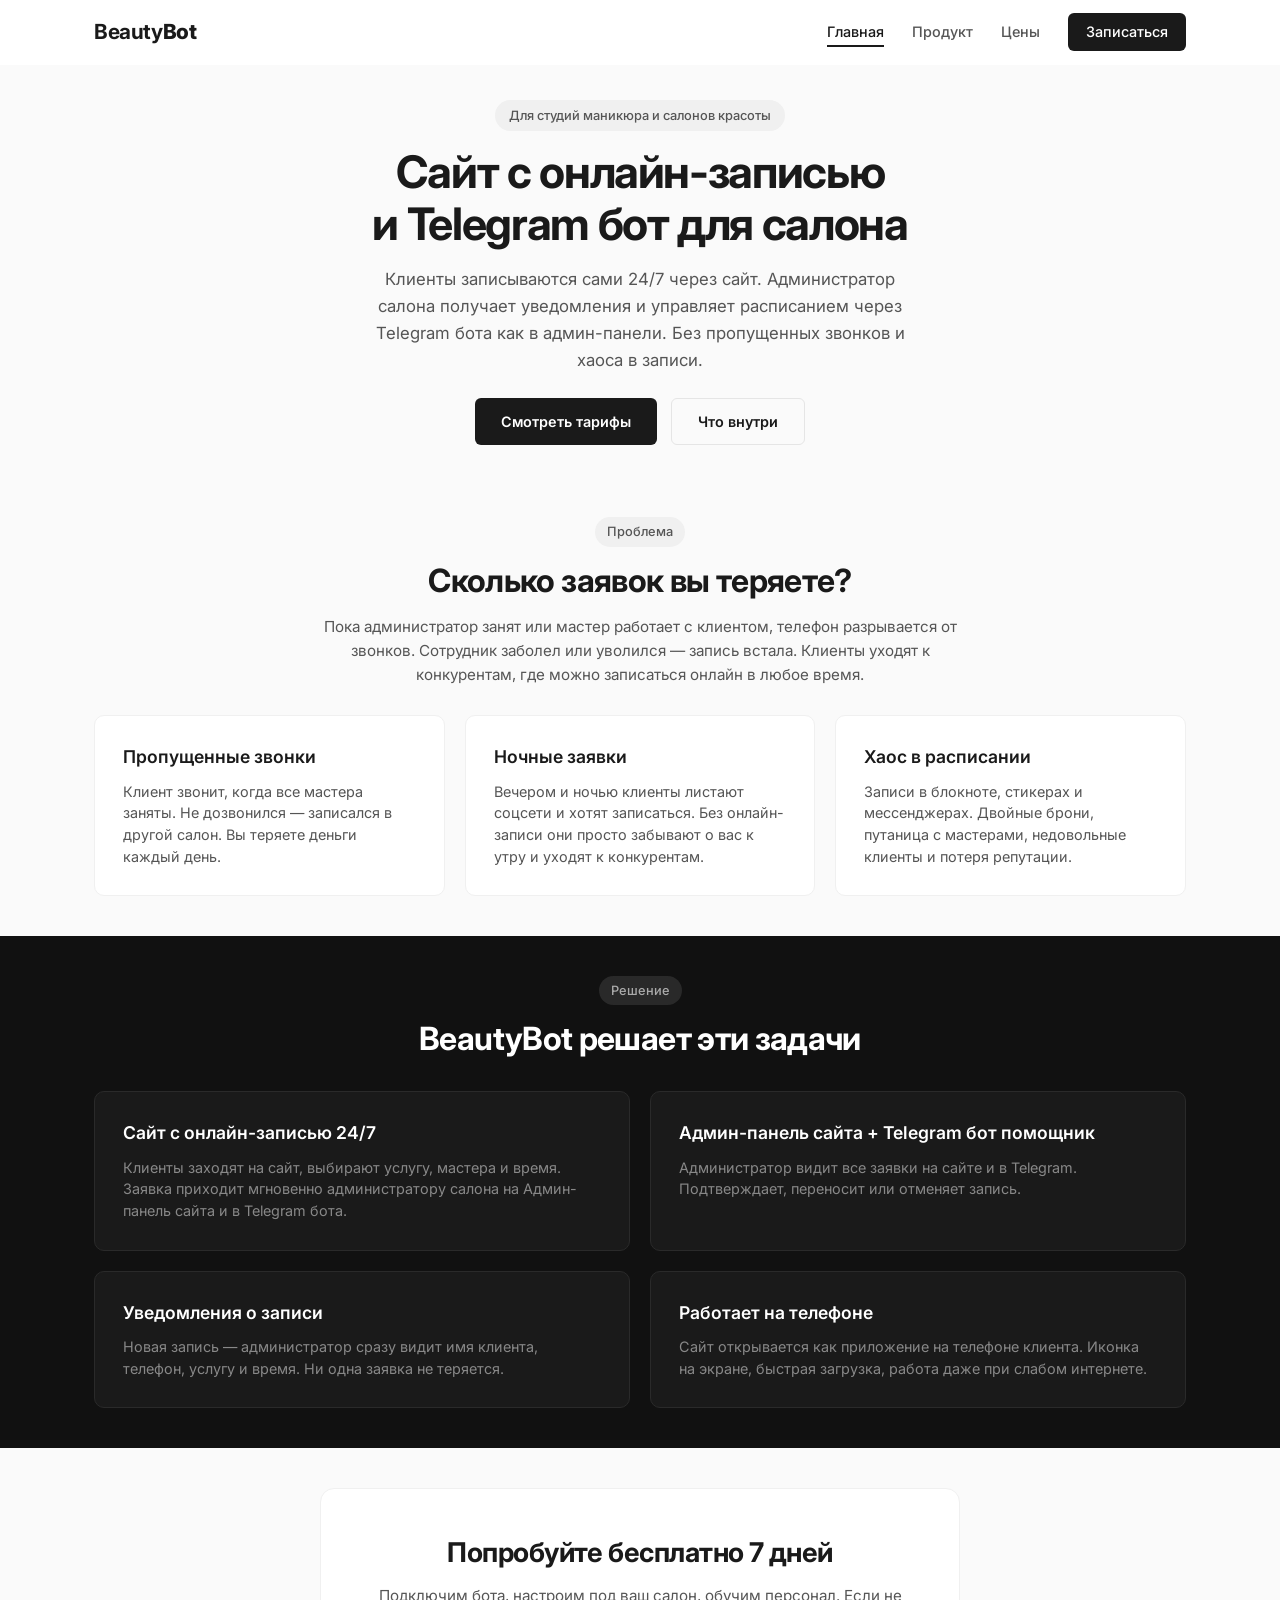
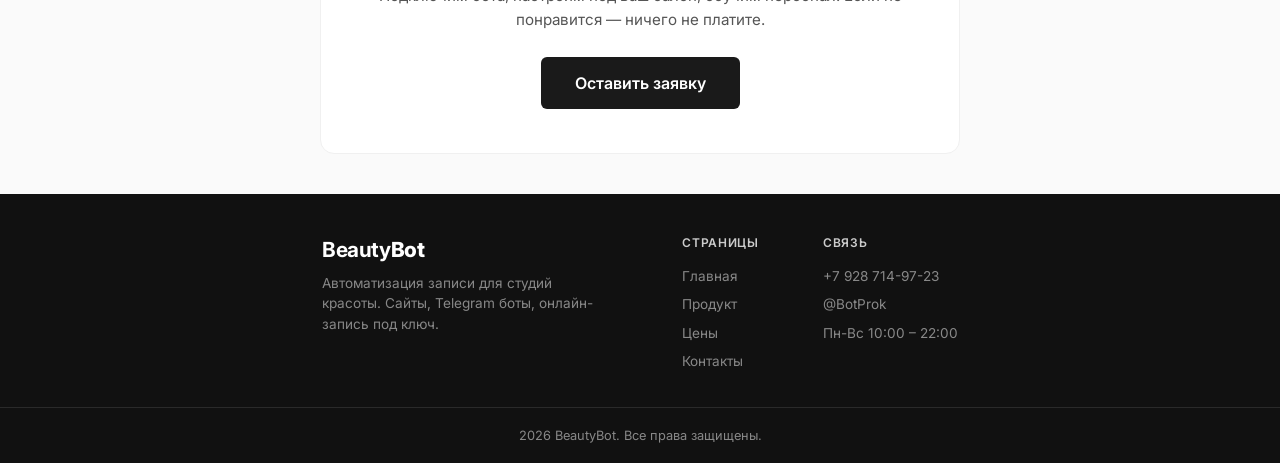
<file: index.html>
<!DOCTYPE html>
<html lang="ru">
<head>
    <meta charset="UTF-8">
    <meta name="viewport" content="width=device-width, initial-scale=1.0, maximum-scale=5.0, user-scalable=yes">
    <title>BeautyBot — Сайт и бот для студии маникюра</title>
    <meta name="description" content="Готовое решение для студий маникюра: сайт + Telegram бот + онлайн-запись. От 30 000 руб. под ключ.">
    <link rel="preconnect" href="https://fonts.googleapis.com">
    <link rel="preconnect" href="https://fonts.gstatic.com" crossorigin>
    <link href="https://fonts.googleapis.com/css2?family=Inter:opsz,wght@14..32,300;14..32,400;14..32,500;14..32,600;14..32,700;14..32,800&display=swap" rel="stylesheet">
    <link rel="stylesheet" href="styles.css">
</head>
<body>
    <header class="header" id="header">
        <div class="container header__inner">
            <a href="index.html" class="logo">Beauty<span class="logo--accent">Bot</span></a>
            <nav class="nav" id="nav">
                <a href="index.html" class="nav__link active">Главная</a>
                <a href="product.html" class="nav__link">Продукт</a>
                <a href="pricing.html" class="nav__link">Цены</a>
                <a href="contact.html" class="nav__link nav__link--cta">Записаться</a>
            </nav>
            <button class="burger" id="burger" aria-label="Меню">
                <span></span><span></span><span></span>
            </button>
        </div>
    </header>

    <main>
        <!-- Hero Section -->
        <section class="hero hero--compact">
            <div class="container">
                <div class="hero__content hero__content--center">
                    <span class="hero__badge fade-up">Для студий маникюра и салонов красоты</span>
                    <h1 class="hero__title fade-up delay-1">Сайт с онлайн-записью<br>и Telegram бот для салона</h1>
                    <p class="hero__text fade-up delay-2">Клиенты записываются сами 24/7 через сайт. Администратор салона получает уведомления и управляет расписанием через Telegram бота как в админ-панели. Без пропущенных звонков и хаоса в записи.</p>
                    <div class="hero__actions fade-up delay-3">
                        <a href="pricing.html" class="btn btn--primary">Смотреть тарифы</a>
                        <a href="product.html" class="btn btn--outline">Что внутри</a>
                    </div>
                </div>
            </div>
        </section>

        <!-- Problems Section -->
        <section class="section section--compact">
            <div class="container">
                <div class="section__header fade-up">
                    <span class="section__tag">Проблема</span>
                    <h2 class="section__title">Сколько заявок вы теряете?</h2>
                    <p class="section__subtitle">Пока администратор занят или мастер работает с клиентом, телефон разрывается от звонков. Сотрудник заболел или уволился — запись встала. Клиенты уходят к конкурентам, где можно записаться онлайн в любое время.</p>
                </div>
                <div class="problems-grid fade-up">
                    <div class="problem-card">
                        <h3 class="problem-card__title">Пропущенные звонки</h3>
                        <p>Клиент звонит, когда все мастера заняты. Не дозвонился — записался в другой салон. Вы теряете деньги каждый день.</p>
                    </div>
                    <div class="problem-card">
                        <h3 class="problem-card__title">Ночные заявки</h3>
                        <p>Вечером и ночью клиенты листают соцсети и хотят записаться. Без онлайн-записи они просто забывают о вас к утру и уходят к конкурентам.</p>
                    </div>
                    <div class="problem-card">
                        <h3 class="problem-card__title">Хаос в расписании</h3>
                        <p>Записи в блокноте, стикерах и мессенджерах. Двойные брони, путаница с мастерами, недовольные клиенты и потеря репутации.</p>
                    </div>
                </div>
            </div>
        </section>

        <!-- Solution Section -->
        <section class="section section--dark section--compact">
            <div class="container">
                <div class="section__header fade-up">
                    <span class="section__tag section__tag--light">Решение</span>
                    <h2 class="section__title section__title--light">BeautyBot решает эти задачи</h2>
                </div>
                <div class="features-grid fade-up">
                    <div class="feature-card">
                        <h3>Сайт с онлайн-записью 24/7</h3>
                        <p>Клиенты заходят на сайт, выбирают услугу, мастера и время. Заявка приходит мгновенно администратору салона на Админ-панель сайта и в Telegram бота.</p>
                    </div>
                    <div class="feature-card">
                        <h3>Админ-панель сайта + Telegram бот помощник</h3>
                        <p>Администратор видит все заявки на сайте и в Telegram. Подтверждает, переносит или отменяет запись.</p>
                    </div>
                    <div class="feature-card">
                        <h3>Уведомления о записи</h3>
                        <p>Новая запись — администратор сразу видит имя клиента, телефон, услугу и время. Ни одна заявка не теряется.</p>
                    </div>
                    <div class="feature-card">
                        <h3>Работает на телефоне</h3>
                        <p>Сайт открывается как приложение на телефоне клиента. Иконка на экране, быстрая загрузка, работа даже при слабом интернете.</p>
                    </div>
                </div>
            </div>
        </section>

        <!-- CTA Section -->
        <section class="section section--compact">
            <div class="container">
                <div class="cta-block fade-up">
                    <h2 class="cta-block__title">Попробуйте бесплатно 7 дней</h2>
                    <p class="cta-block__text">Подключим бота, настроим под ваш салон, обучим персонал. Если не понравится — ничего не платите.</p>
                    <a href="contact.html" class="btn btn--primary btn--lg">Оставить заявку</a>
                </div>
            </div>
        </section>
    </main>

    <footer class="footer">
        <div class="container footer__inner">
            <div class="footer__brand">
                <a href="index.html" class="logo footer__logo">Beauty<span class="logo--accent-footer">Bot</span></a>
                <p>Автоматизация записи для студий красоты. Сайты, Telegram боты, онлайн-запись под ключ.</p>
            </div>
            <div class="footer__links">
                <div class="footer__col">
                    <h4>Страницы</h4>
                    <a href="index.html">Главная</a>
                    <a href="product.html">Продукт</a>
                    <a href="pricing.html">Цены</a>
                    <a href="contact.html">Контакты</a>
                </div>
                <div class="footer__col">
                    <h4>Связь</h4>
                    <a href="tel:+79287149723">+7 928 714-97-23</a>
                    <a href="https://t.me/BotProk" target="_blank">@BotProk</a>
                    <span>Пн-Вс 10:00 – 22:00</span>
                </div>
            </div>
        </div>
        <div class="footer__bottom">
            <div class="container">
                <p>2026 BeautyBot. Все права защищены.</p>
            </div>
        </div>
    </footer>

    <script src="script.js"></script>
</body>
</html>
</file>
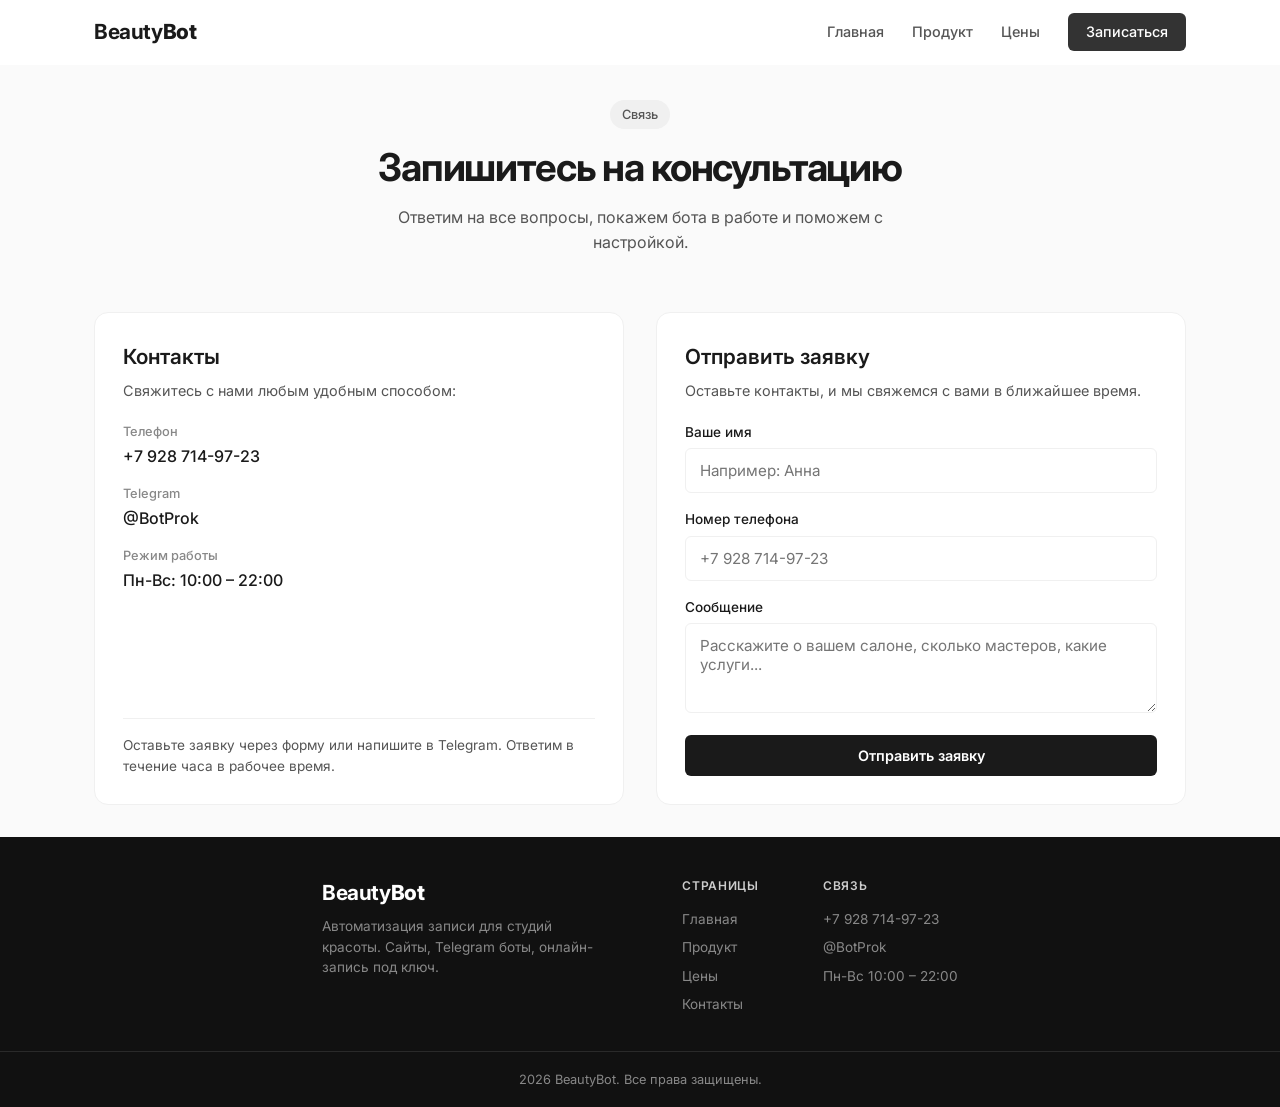
<file: contact.html>
<!DOCTYPE html>
<html lang="ru">
<head>
    <meta charset="UTF-8">
    <meta name="viewport" content="width=device-width, initial-scale=1.0, maximum-scale=5.0, user-scalable=yes">
    <title>Контакты BeautyBot — оставьте заявку</title>
    <meta name="description" content="Свяжитесь с нами для заказа сайта и бота для студии маникюра. Телефон, Telegram, форма заявки.">
    <link rel="preconnect" href="https://fonts.googleapis.com">
    <link rel="preconnect" href="https://fonts.gstatic.com" crossorigin>
    <link href="https://fonts.googleapis.com/css2?family=Inter:opsz,wght@14..32,300;14..32,400;14..32,500;14..32,600;14..32,700;14..32,800&display=swap" rel="stylesheet">
    <link rel="stylesheet" href="styles.css">
</head>
<body>
    <header class="header" id="header">
        <div class="container header__inner">
            <a href="index.html" class="logo">Beauty<span class="logo--accent">Bot</span></a>
            <nav class="nav" id="nav">
                <a href="index.html" class="nav__link">Главная</a>
                <a href="product.html" class="nav__link">Продукт</a>
                <a href="pricing.html" class="nav__link">Цены</a>
                <a href="contact.html" class="nav__link nav__link--cta active">Записаться</a>
            </nav>
            <button class="burger" id="burger" aria-label="Меню">
                <span></span><span></span><span></span>
            </button>
        </div>
    </header>

    <main>
        <section class="page-header">
            <div class="container">
                <span class="section__tag fade-up">Связь</span>
                <h1 class="page-header__title fade-up delay-1">Запишитесь на консультацию</h1>
                <p class="page-header__text fade-up delay-2">Ответим на все вопросы, покажем бота в работе и поможем с настройкой.</p>
            </div>
        </section>

        <section class="section section--small">
            <div class="container">
                <div class="contact-grid contact-grid--equal">
                    <div class="contact-info fade-up">
                        <h3 class="contact-info__title">Контакты</h3>
                        <p class="contact-info__text">Свяжитесь с нами любым удобным способом:</p>
                        <div class="contact-info__item">
                            <span class="contact-info__label">Телефон</span>
                            <a href="tel:+79287149723" class="contact-info__value">+7 928 714-97-23</a>
                        </div>
                        <div class="contact-info__item">
                            <span class="contact-info__label">Telegram</span>
                            <a href="https://t.me/BotProk" target="_blank" class="contact-info__value">@BotProk</a>
                        </div>
                        <div class="contact-info__item">
                            <span class="contact-info__label">Режим работы</span>
                            <span class="contact-info__value">Пн-Вс: 10:00 – 22:00</span>
                        </div>
                        <div class="contact-info__note">
                            <p>Оставьте заявку через форму или напишите в Telegram. Ответим в течение часа в рабочее время.</p>
                        </div>
                    </div>

                    <div class="contact-form fade-up delay-1">
                        <h3 class="contact-form__title">Отправить заявку</h3>
                        <p class="contact-form__text">Оставьте контакты, и мы свяжемся с вами в ближайшее время.</p>
                        <form id="contactForm" class="form">
                            <div class="form__group">
                                <label for="name" class="form__label">Ваше имя</label>
                                <input type="text" id="name" name="name" class="form__input" placeholder="Например: Анна" required>
                            </div>
                            <div class="form__group">
                                <label for="phone" class="form__label">Номер телефона</label>
                                <input type="tel" id="phone" name="phone" class="form__input" placeholder="+7 928 714-97-23" required>
                            </div>
                            <div class="form__group">
                                <label for="message" class="form__label">Сообщение</label>
                                <textarea id="message" name="message" class="form__textarea" placeholder="Расскажите о вашем салоне, сколько мастеров, какие услуги..."></textarea>
                            </div>
                            <button type="submit" class="btn btn--primary btn--block" id="submitBtn">Отправить заявку</button>
                            <div id="formStatus" class="form__status"></div>
                        </form>
                    </div>
                </div>
            </div>
        </section>
    </main>

    <footer class="footer">
        <div class="container footer__inner">
            <div class="footer__brand">
                <a href="index.html" class="logo footer__logo">Beauty<span class="logo--accent-footer">Bot</span></a>
                <p>Автоматизация записи для студий красоты. Сайты, Telegram боты, онлайн-запись под ключ.</p>
            </div>
            <div class="footer__links">
                <div class="footer__col">
                    <h4>Страницы</h4>
                    <a href="index.html">Главная</a>
                    <a href="product.html">Продукт</a>
                    <a href="pricing.html">Цены</a>
                    <a href="contact.html">Контакты</a>
                </div>
                <div class="footer__col">
                    <h4>Связь</h4>
                    <a href="tel:+79287149723">+7 928 714-97-23</a>
                    <a href="https://t.me/BotProk" target="_blank">@BotProk</a>
                    <span>Пн-Вс 10:00 – 22:00</span>
                </div>
            </div>
        </div>
        <div class="footer__bottom">
            <div class="container">
                <p>2026 BeautyBot. Все права защищены.</p>
            </div>
        </div>
    </footer>

    <script src="script.js"></script>
    <script>
        // ============================================
        // Telegram бот для заявок
        // ============================================

        const TELEGRAM_BOT_TOKEN = '8859843095:AAFeUNOlTr9XsVT4Y7gQw3L3qxJbzVwS8y4';
        const TELEGRAM_CHAT_ID = '7792838501';

        const form = document.getElementById('contactForm');
        const submitBtn = document.getElementById('submitBtn');
        const formStatus = document.getElementById('formStatus');

        async function sendToTelegram(name, phone, message) {
            const text = `Новая заявка с сайта BeautyBot!\n\nИмя: ${name}\nТелефон: ${phone}\nСообщение: ${message || 'Не указано'}\n\n${new Date().toLocaleString('ru-RU')}`;

            const url = `https://api.telegram.org/bot${TELEGRAM_BOT_TOKEN}/sendMessage`;

            try {
                const response = await fetch(url, {
                    method: 'POST',
                    headers: {
                        'Content-Type': 'application/json',
                    },
                    body: JSON.stringify({
                        chat_id: TELEGRAM_CHAT_ID,
                        text: text,
                        parse_mode: 'HTML'
                    })
                });

                const data = await response.json();
                console.log('Ответ Telegram:', data);

                if (!data.ok) {
                    console.error('Ошибка Telegram:', data.description);
                    return false;
                }

                return true;
            } catch (error) {
                console.error('Ошибка отправки:', error);
                return false;
            }
        }

        form.addEventListener('submit', async function(e) {
            e.preventDefault();

            const name = document.getElementById('name').value.trim();
            const phone = document.getElementById('phone').value.trim();
            const message = document.getElementById('message').value.trim();

            if (!name || !phone) {
                formStatus.className = 'form__status error';
                formStatus.textContent = 'Пожалуйста, заполните имя и телефон.';
                formStatus.style.display = 'block';
                return;
            }

            submitBtn.disabled = true;
            submitBtn.textContent = 'Отправка...';
            formStatus.style.display = 'none';

            const success = await sendToTelegram(name, phone, message);

            if (success) {
                formStatus.className = 'form__status success';
                formStatus.textContent = 'Спасибо! Заявка отправлена. Мы свяжемся с вами.';
                formStatus.style.display = 'block';
                form.reset();
            } else {
                formStatus.className = 'form__status error';
                formStatus.textContent = 'Ошибка отправки. Напишите нам в Telegram @BotProk или позвоните +7 928 714-97-23';
                formStatus.style.display = 'block';
            }

            submitBtn.disabled = false;
            submitBtn.textContent = 'Отправить заявку';

            setTimeout(() => {
                formStatus.style.display = 'none';
            }, 10000);
        });
    </script>
</body>
</html>
</file>
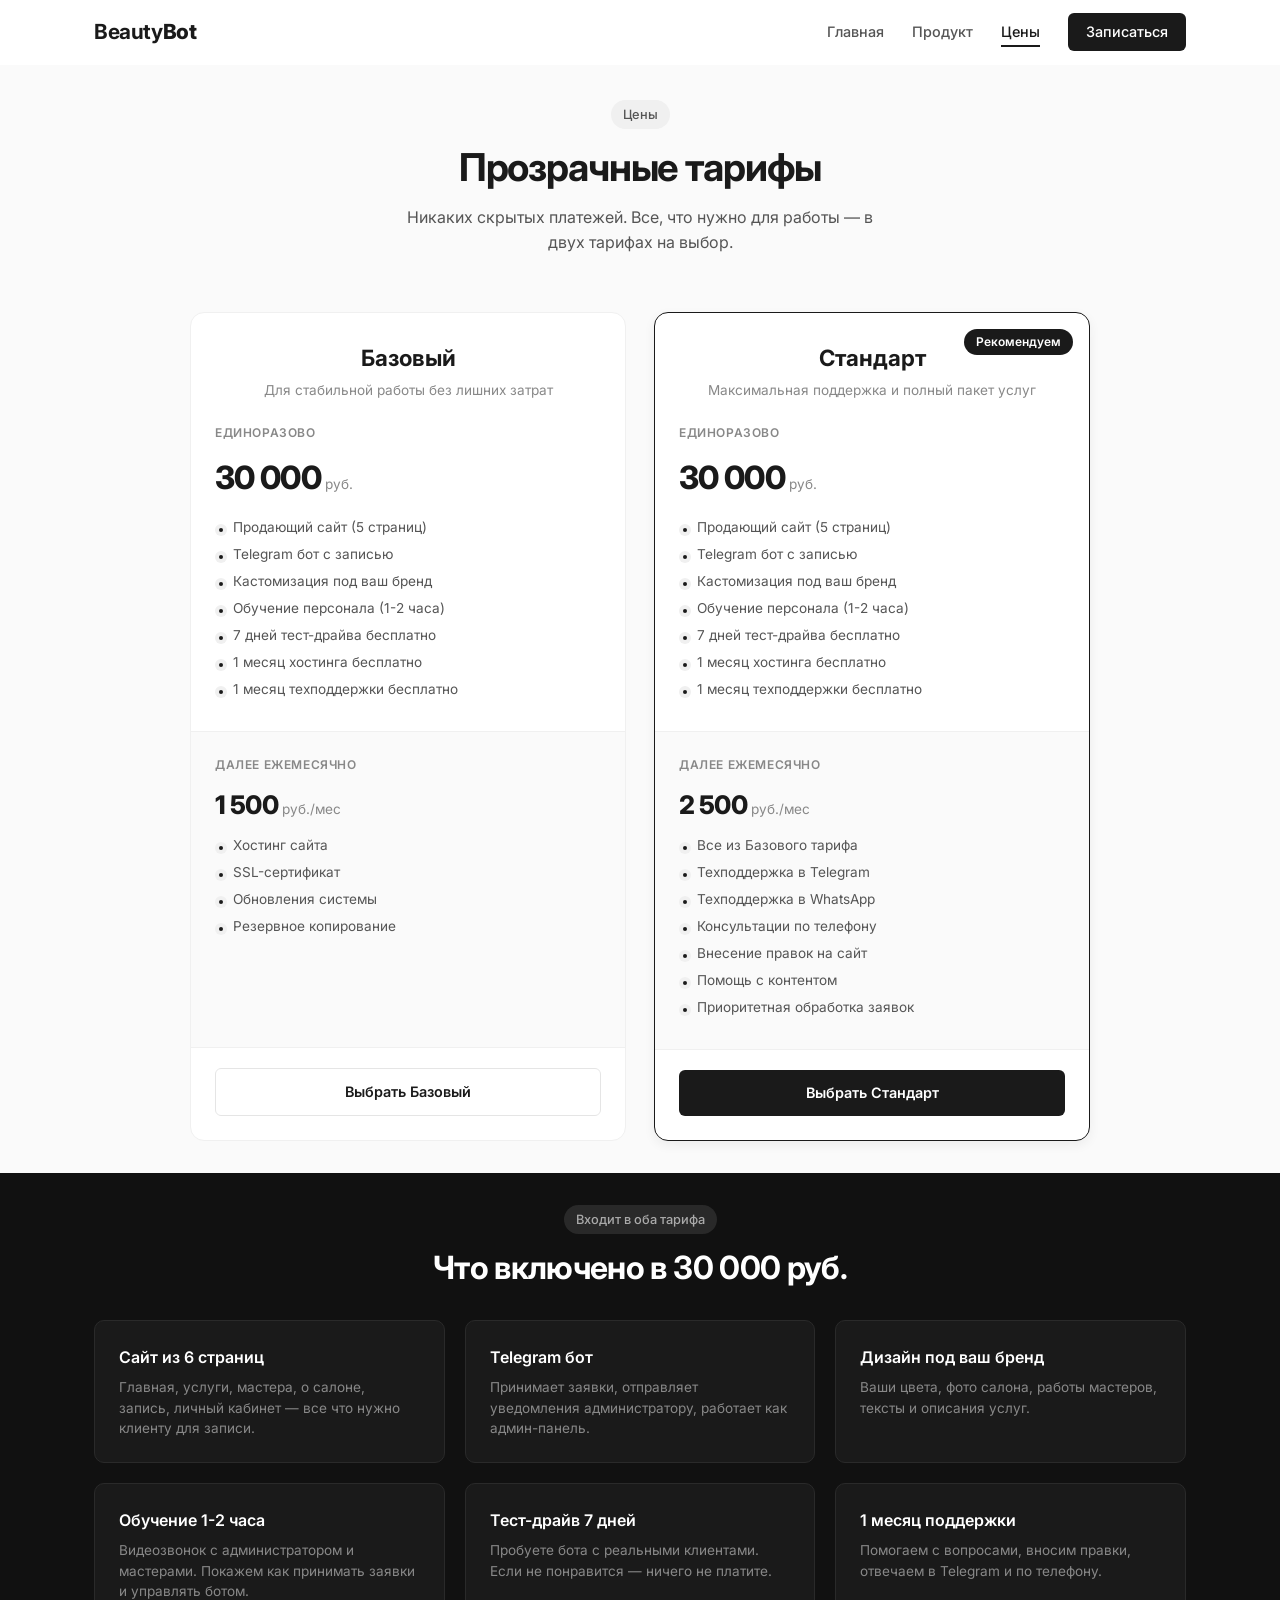
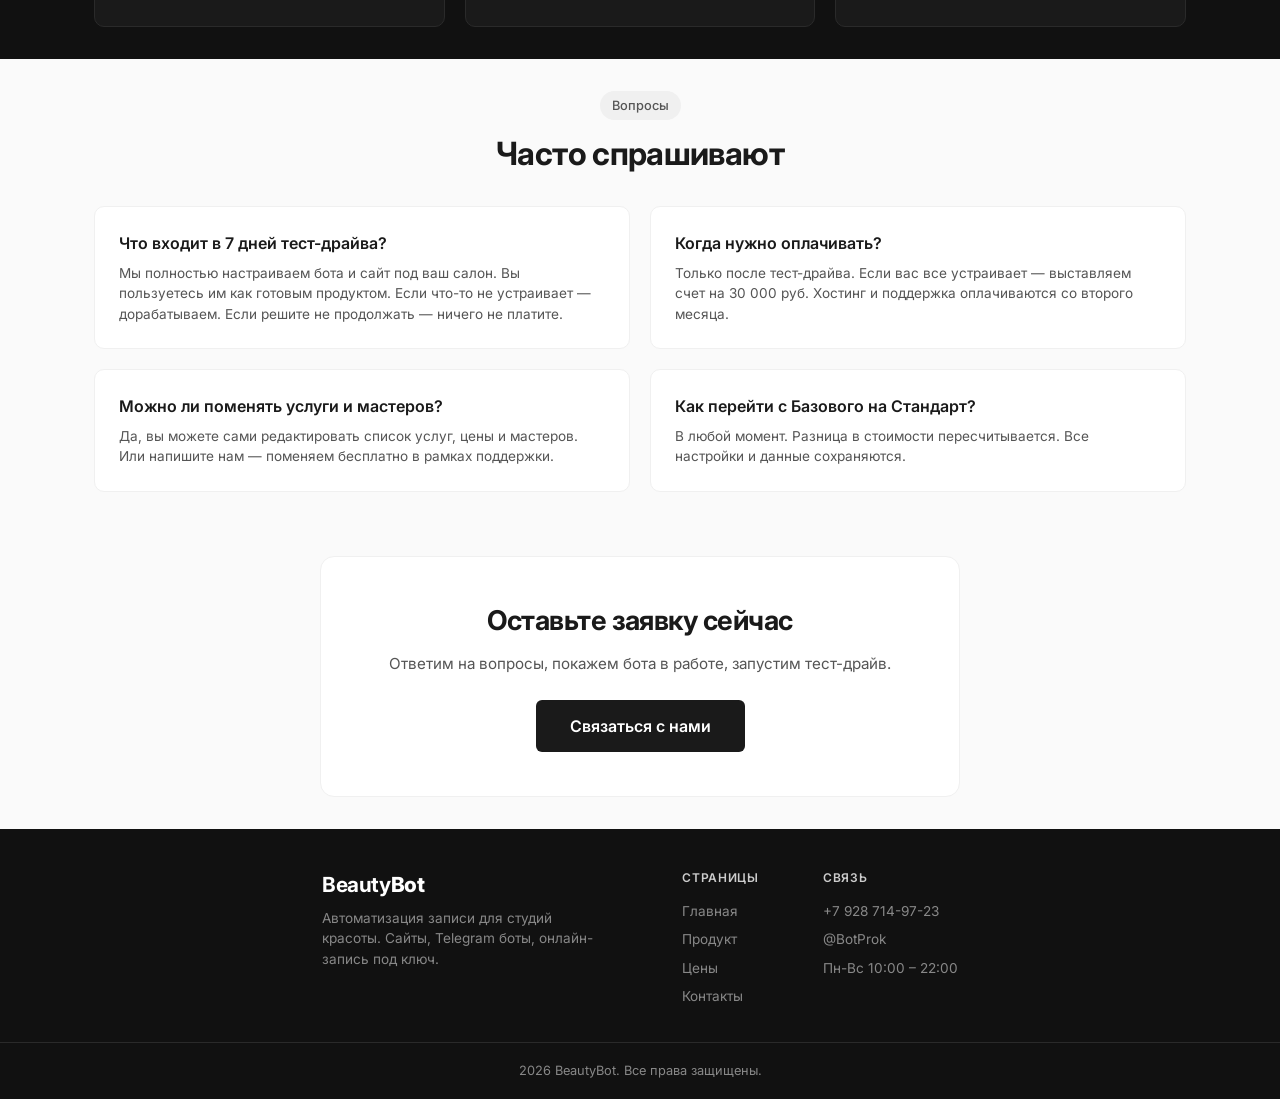
<file: pricing.html>
<!DOCTYPE html>
<html lang="ru">
<head>
    <meta charset="UTF-8">
    <meta name="viewport" content="width=device-width, initial-scale=1.0, maximum-scale=5.0, user-scalable=yes">
    <title>Цены BeautyBot — тарифы на сайт и бот для студии маникюра</title>
    <meta name="description" content="Тарифы BeautyBot: разработка под ключ 30 000 руб, хостинг от 1 500 руб/мес, техподдержка от 2 500 руб/мес.">
    <link rel="preconnect" href="https://fonts.googleapis.com">
    <link rel="preconnect" href="https://fonts.gstatic.com" crossorigin>
    <link href="https://fonts.googleapis.com/css2?family=Inter:opsz,wght@14..32,300;14..32,400;14..32,500;14..32,600;14..32,700;14..32,800&display=swap" rel="stylesheet">
    <link rel="stylesheet" href="styles.css">
</head>
<body>
    <header class="header" id="header">
        <div class="container header__inner">
            <a href="index.html" class="logo">Beauty<span class="logo--accent">Bot</span></a>
            <nav class="nav" id="nav">
                <a href="index.html" class="nav__link">Главная</a>
                <a href="product.html" class="nav__link">Продукт</a>
                <a href="pricing.html" class="nav__link active">Цены</a>
                <a href="contact.html" class="nav__link nav__link--cta">Записаться</a>
            </nav>
            <button class="burger" id="burger" aria-label="Меню">
                <span></span><span></span><span></span>
            </button>
        </div>
    </header>

    <main>
        <section class="page-header">
            <div class="container">
                <span class="section__tag fade-up">Цены</span>
                <h1 class="page-header__title fade-up delay-1">Прозрачные тарифы</h1>
                <p class="page-header__text fade-up delay-2">Никаких скрытых платежей. Все, что нужно для работы — в двух тарифах на выбор.</p>
            </div>
        </section>

        <section class="section section--small">
            <div class="container">
                <div class="pricing-grid pricing-grid--two">
                    <div class="pricing-full-card fade-up">
                        <div class="pricing-full-card__header">
                            <h3 class="pricing-full-card__name">Базовый</h3>
                            <p class="pricing-full-card__subtitle">Для стабильной работы без лишних затрат</p>
                        </div>
                        <div class="pricing-full-card__section">
                            <div class="pricing-full-card__section-label">Единоразово</div>
                            <div class="pricing-full-card__price">
                                <span class="pricing-full-card__amount">30 000</span>
                                <span class="pricing-full-card__currency">руб.</span>
                            </div>
                            <ul class="pricing-full-card__features">
                                <li>Продающий сайт (5 страниц)</li>
                                <li>Telegram бот с записью</li>
                                <li>Кастомизация под ваш бренд</li>
                                <li>Обучение персонала (1-2 часа)</li>
                                <li>7 дней тест-драйва бесплатно</li>
                                <li>1 месяц хостинга бесплатно</li>
                                <li>1 месяц техподдержки бесплатно</li>
                            </ul>
                        </div>
                        <div class="pricing-full-card__section pricing-full-card__section--monthly">
                            <div class="pricing-full-card__section-label">Далее ежемесячно</div>
                            <div class="pricing-full-card__price pricing-full-card__price--small">
                                <span class="pricing-full-card__amount">1 500</span>
                                <span class="pricing-full-card__currency">руб./мес</span>
                            </div>
                            <ul class="pricing-full-card__features">
                                <li>Хостинг сайта</li>
                                <li>SSL-сертификат</li>
                                <li>Обновления системы</li>
                                <li>Резервное копирование</li>
                            </ul>
                        </div>
                        <div class="pricing-full-card__footer">
                            <a href="contact.html" class="btn btn--outline btn--block">Выбрать Базовый</a>
                        </div>
                    </div>

                    <div class="pricing-full-card pricing-full-card--featured fade-up delay-1">
                        <div class="pricing-full-card__badge">Рекомендуем</div>
                        <div class="pricing-full-card__header">
                            <h3 class="pricing-full-card__name">Стандарт</h3>
                            <p class="pricing-full-card__subtitle">Максимальная поддержка и полный пакет услуг</p>
                        </div>
                        <div class="pricing-full-card__section">
                            <div class="pricing-full-card__section-label">Единоразово</div>
                            <div class="pricing-full-card__price">
                                <span class="pricing-full-card__amount">30 000</span>
                                <span class="pricing-full-card__currency">руб.</span>
                            </div>
                            <ul class="pricing-full-card__features">
                                <li>Продающий сайт (5 страниц)</li>
                                <li>Telegram бот с записью</li>
                                <li>Кастомизация под ваш бренд</li>
                                <li>Обучение персонала (1-2 часа)</li>
                                <li>7 дней тест-драйва бесплатно</li>
                                <li>1 месяц хостинга бесплатно</li>
                                <li>1 месяц техподдержки бесплатно</li>
                            </ul>
                        </div>
                        <div class="pricing-full-card__section pricing-full-card__section--monthly">
                            <div class="pricing-full-card__section-label">Далее ежемесячно</div>
                            <div class="pricing-full-card__price pricing-full-card__price--small">
                                <span class="pricing-full-card__amount">2 500</span>
                                <span class="pricing-full-card__currency">руб./мес</span>
                            </div>
                            <ul class="pricing-full-card__features">
                                <li>Все из Базового тарифа</li>
                                <li>Техподдержка в Telegram</li>
                                <li>Техподдержка в WhatsApp</li>
                                <li>Консультации по телефону</li>
                                <li>Внесение правок на сайт</li>
                                <li>Помощь с контентом</li>
                                <li>Приоритетная обработка заявок</li>
                            </ul>
                        </div>
                        <div class="pricing-full-card__footer">
                            <a href="contact.html" class="btn btn--primary btn--block">Выбрать Стандарт</a>
                        </div>
                    </div>
                </div>
            </div>
        </section>

        <section class="section section--dark section--small">
            <div class="container">
                <div class="section__header fade-up">
                    <span class="section__tag section__tag--light">Входит в оба тарифа</span>
                    <h2 class="section__title section__title--light">Что включено в 30 000 руб.</h2>
                </div>
                <div class="included-grid fade-up">
                    <div class="included-item">
                        <h3>Сайт из 6 страниц</h3>
                        <p>Главная, услуги, мастера, о салоне, запись, личный кабинет — все что нужно клиенту для записи.</p>
                    </div>
                    <div class="included-item">
                        <h3>Telegram бот</h3>
                        <p>Принимает заявки, отправляет уведомления администратору, работает как админ-панель.</p>
                    </div>
                    <div class="included-item">
                        <h3>Дизайн под ваш бренд</h3>
                        <p>Ваши цвета, фото салона, работы мастеров, тексты и описания услуг.</p>
                    </div>
                    <div class="included-item">
                        <h3>Обучение 1-2 часа</h3>
                        <p>Видеозвонок с администратором и мастерами. Покажем как принимать заявки и управлять ботом.</p>
                    </div>
                    <div class="included-item">
                        <h3>Тест-драйв 7 дней</h3>
                        <p>Пробуете бота с реальными клиентами. Если не понравится — ничего не платите.</p>
                    </div>
                    <div class="included-item">
                        <h3>1 месяц поддержки</h3>
                        <p>Помогаем с вопросами, вносим правки, отвечаем в Telegram и по телефону.</p>
                    </div>
                </div>
            </div>
        </section>

        <section class="section section--small">
            <div class="container">
                <div class="section__header fade-up">
                    <span class="section__tag">Вопросы</span>
                    <h2 class="section__title">Часто спрашивают</h2>
                </div>
                <div class="faq-grid fade-up delay-1">
                    <div class="faq-item">
                        <h3>Что входит в 7 дней тест-драйва?</h3>
                        <p>Мы полностью настраиваем бота и сайт под ваш салон. Вы пользуетесь им как готовым продуктом. Если что-то не устраивает — дорабатываем. Если решите не продолжать — ничего не платите.</p>
                    </div>
                    <div class="faq-item">
                        <h3>Когда нужно оплачивать?</h3>
                        <p>Только после тест-драйва. Если вас все устраивает — выставляем счет на 30 000 руб. Хостинг и поддержка оплачиваются со второго месяца.</p>
                    </div>
                    <div class="faq-item">
                        <h3>Можно ли поменять услуги и мастеров?</h3>
                        <p>Да, вы можете сами редактировать список услуг, цены и мастеров. Или напишите нам — поменяем бесплатно в рамках поддержки.</p>
                    </div>
                    <div class="faq-item">
                        <h3>Как перейти с Базового на Стандарт?</h3>
                        <p>В любой момент. Разница в стоимости пересчитывается. Все настройки и данные сохраняются.</p>
                    </div>
                </div>
            </div>
        </section>

        <section class="section section--small">
            <div class="container">
                <div class="cta-block fade-up">
                    <h2 class="cta-block__title">Оставьте заявку сейчас</h2>
                    <p class="cta-block__text">Ответим на вопросы, покажем бота в работе, запустим тест-драйв.</p>
                    <a href="contact.html" class="btn btn--primary btn--lg">Связаться с нами</a>
                </div>
            </div>
        </section>
    </main>

    <footer class="footer">
        <div class="container footer__inner">
            <div class="footer__brand">
                <a href="index.html" class="logo footer__logo">Beauty<span class="logo--accent-footer">Bot</span></a>
                <p>Автоматизация записи для студий красоты. Сайты, Telegram боты, онлайн-запись под ключ.</p>
            </div>
            <div class="footer__links">
                <div class="footer__col">
                    <h4>Страницы</h4>
                    <a href="index.html">Главная</a>
                    <a href="product.html">Продукт</a>
                    <a href="pricing.html">Цены</a>
                    <a href="contact.html">Контакты</a>
                </div>
                <div class="footer__col">
                    <h4>Связь</h4>
                    <a href="tel:+79287149723">+7 928 714-97-23</a>
                    <a href="https://t.me/BotProk" target="_blank">@BotProk</a>
                    <span>Пн-Вс 10:00 – 22:00</span>
                </div>
            </div>
        </div>
        <div class="footer__bottom">
            <div class="container">
                <p>2026 BeautyBot. Все права защищены.</p>
            </div>
        </div>
    </footer>

    <script src="script.js"></script>
</body>
</html>
</file>
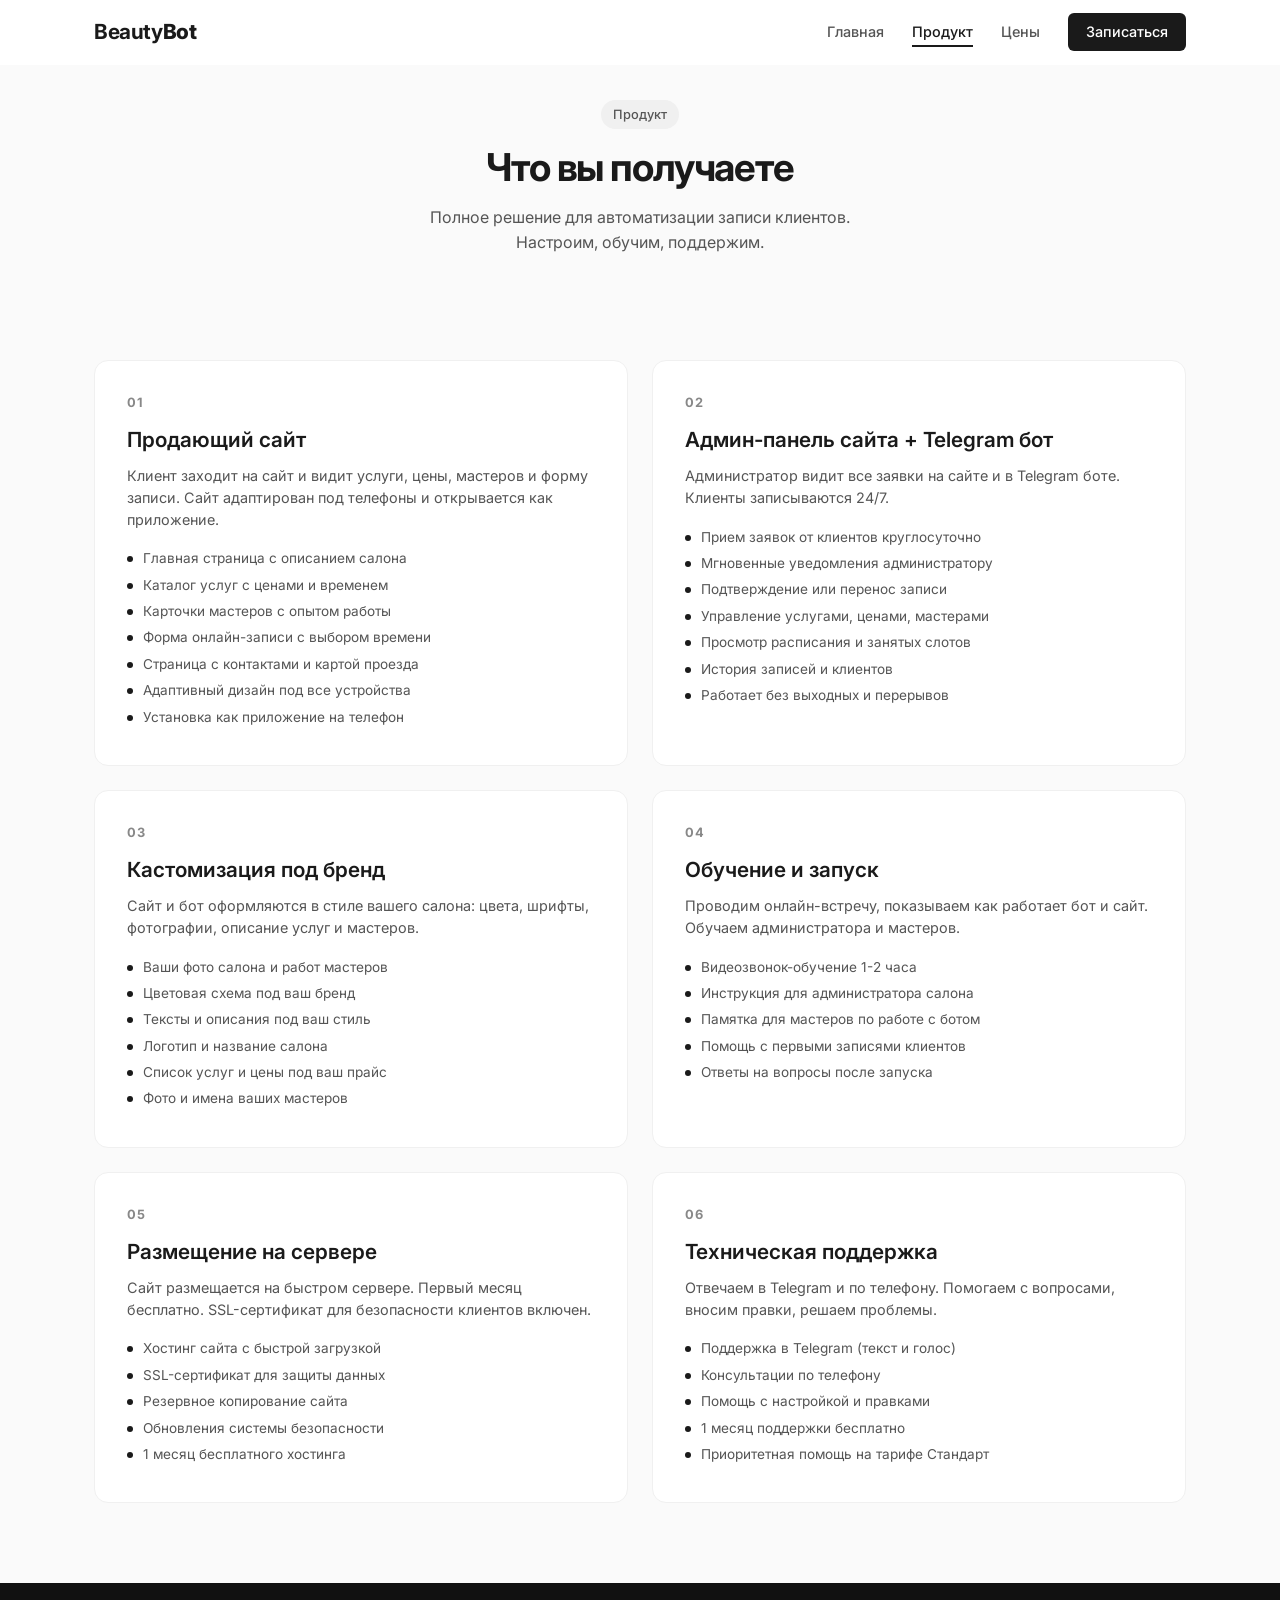
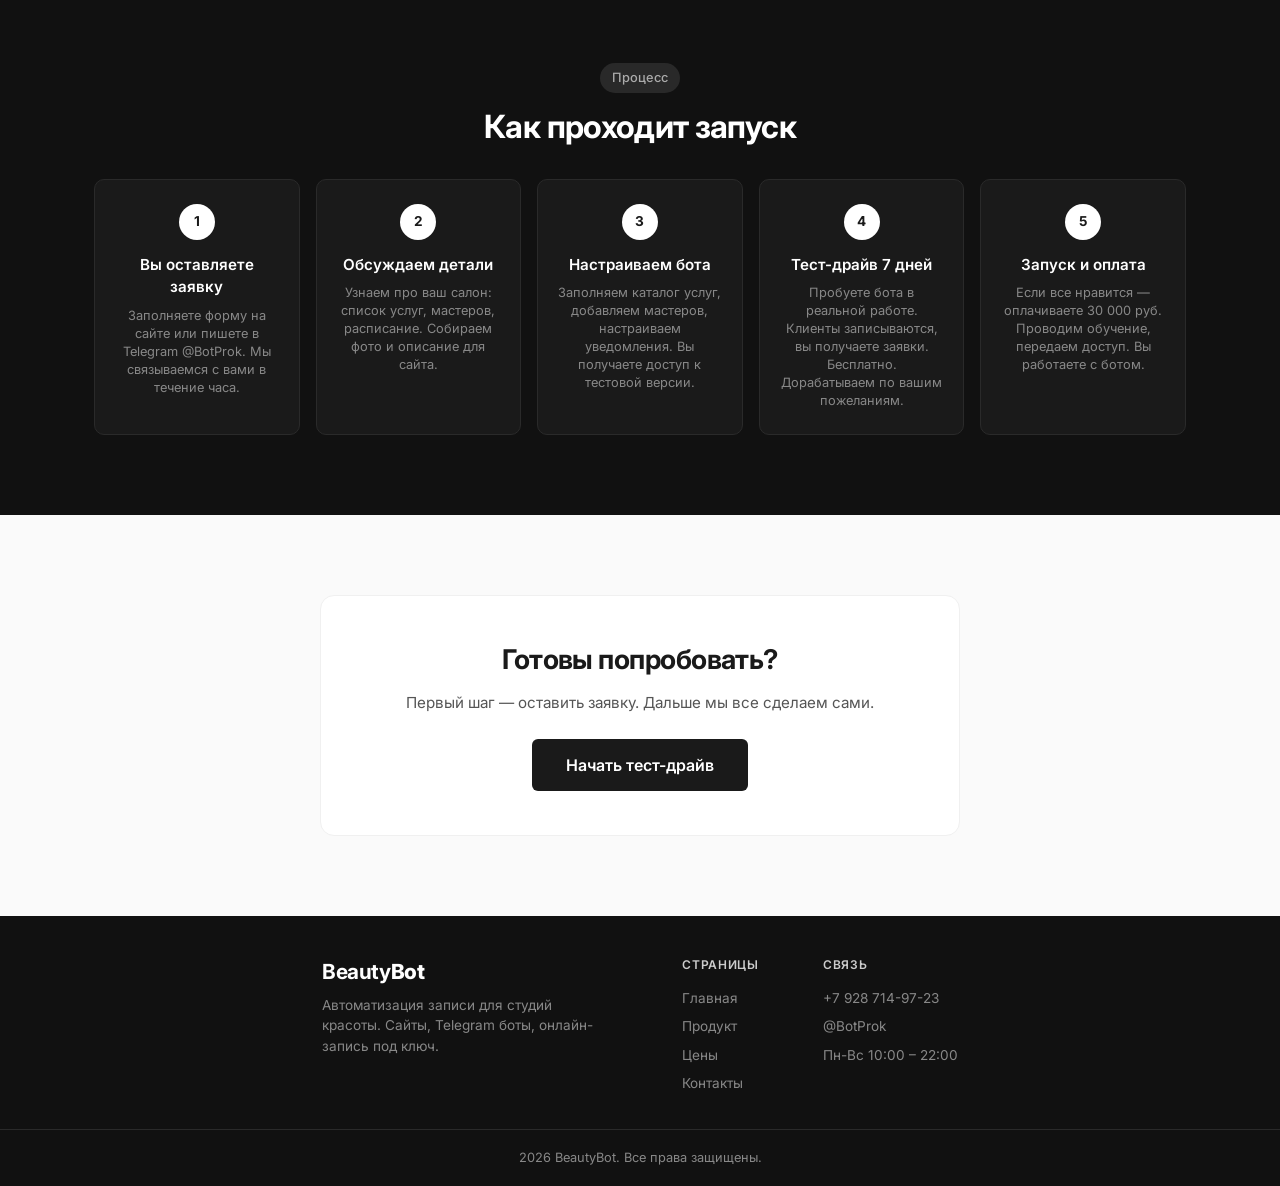
<file: product.html>
<!DOCTYPE html>
<html lang="ru">
<head>
    <meta charset="UTF-8">
    <meta name="viewport" content="width=device-width, initial-scale=1.0, maximum-scale=5.0, user-scalable=yes">
    <title>Что внутри BeautyBot — функционал и возможности</title>
    <meta name="description" content="Полный состав продукта BeautyBot: сайт, Telegram бот, онлайн-запись, уведомления, админ-панель, обучение персонала.">
    <link rel="preconnect" href="https://fonts.googleapis.com">
    <link rel="preconnect" href="https://fonts.gstatic.com" crossorigin>
    <link href="https://fonts.googleapis.com/css2?family=Inter:opsz,wght@14..32,300;14..32,400;14..32,500;14..32,600;14..32,700;14..32,800&display=swap" rel="stylesheet">
    <link rel="stylesheet" href="styles.css">
</head>
<body>
    <header class="header" id="header">
        <div class="container header__inner">
            <a href="index.html" class="logo">Beauty<span class="logo--accent">Bot</span></a>
            <nav class="nav" id="nav">
                <a href="index.html" class="nav__link">Главная</a>
                <a href="product.html" class="nav__link active">Продукт</a>
                <a href="pricing.html" class="nav__link">Цены</a>
                <a href="contact.html" class="nav__link nav__link--cta">Записаться</a>
            </nav>
            <button class="burger" id="burger" aria-label="Меню">
                <span></span><span></span><span></span>
            </button>
        </div>
    </header>

    <main>
        <!-- Page Header -->
        <section class="page-header">
            <div class="container">
                <span class="section__tag fade-up">Продукт</span>
                <h1 class="page-header__title fade-up delay-1">Что вы получаете</h1>
                <p class="page-header__text fade-up delay-2">Полное решение для автоматизации записи клиентов. Настроим, обучим, поддержим.</p>
            </div>
        </section>

        <!-- Product Details -->
        <section class="section">
            <div class="container">
                <div class="product-grid">
                    <!-- Карточка 1: Сайт -->
                    <div class="product-card fade-up">
                        <div class="product-card__num">01</div>
                        <h3 class="product-card__title">Продающий сайт</h3>
                        <p class="product-card__desc">Клиент заходит на сайт и видит услуги, цены, мастеров и форму записи. Сайт адаптирован под телефоны и открывается как приложение.</p>
                        <ul class="product-card__list">
                            <li>Главная страница с описанием салона</li>
                            <li>Каталог услуг с ценами и временем</li>
                            <li>Карточки мастеров с опытом работы</li>
                            <li>Форма онлайн-записи с выбором времени</li>
                            <li>Страница с контактами и картой проезда</li>
                            <li>Адаптивный дизайн под все устройства</li>
                            <li>Установка как приложение на телефон</li>
                        </ul>
                    </div>

                    <!-- Карточка 2: Бот -->
                    <div class="product-card fade-up delay-1">
                        <div class="product-card__num">02</div>
                        <h3 class="product-card__title">Админ-панель сайта + Telegram бот</h3>
                        <p class="product-card__desc">Администратор видит все заявки на сайте и в Telegram боте. Клиенты записываются 24/7.</p>
                        <ul class="product-card__list">
                            <li>Прием заявок от клиентов круглосуточно</li>
                            <li>Мгновенные уведомления администратору</li>
                            <li>Подтверждение или перенос записи</li>
                            <li>Управление услугами, ценами, мастерами</li>
                            <li>Просмотр расписания и занятых слотов</li>
                            <li>История записей и клиентов</li>
                            <li>Работает без выходных и перерывов</li>
                        </ul>
                    </div>

                    <!-- Карточка 3: Кастомизация -->
                    <div class="product-card fade-up delay-2">
                        <div class="product-card__num">03</div>
                        <h3 class="product-card__title">Кастомизация под бренд</h3>
                        <p class="product-card__desc">Сайт и бот оформляются в стиле вашего салона: цвета, шрифты, фотографии, описание услуг и мастеров.</p>
                        <ul class="product-card__list">
                            <li>Ваши фото салона и работ мастеров</li>
                            <li>Цветовая схема под ваш бренд</li>
                            <li>Тексты и описания под ваш стиль</li>
                            <li>Логотип и название салона</li>
                            <li>Список услуг и цены под ваш прайс</li>
                            <li>Фото и имена ваших мастеров</li>
                        </ul>
                    </div>

                    <!-- Карточка 4: Обучение -->
                    <div class="product-card fade-up delay-3">
                        <div class="product-card__num">04</div>
                        <h3 class="product-card__title">Обучение и запуск</h3>
                        <p class="product-card__desc">Проводим онлайн-встречу, показываем как работает бот и сайт. Обучаем администратора и мастеров.</p>
                        <ul class="product-card__list">
                            <li>Видеозвонок-обучение 1-2 часа</li>
                            <li>Инструкция для администратора салона</li>
                            <li>Памятка для мастеров по работе с ботом</li>
                            <li>Помощь с первыми записями клиентов</li>
                            <li>Ответы на вопросы после запуска</li>
                        </ul>
                    </div>

                    <!-- Карточка 5: Хостинг -->
                    <div class="product-card fade-up">
                        <div class="product-card__num">05</div>
                        <h3 class="product-card__title">Размещение на сервере</h3>
                        <p class="product-card__desc">Сайт размещается на быстром сервере. Первый месяц бесплатно. SSL-сертификат для безопасности клиентов включен.</p>
                        <ul class="product-card__list">
                            <li>Хостинг сайта с быстрой загрузкой</li>
                            <li>SSL-сертификат для защиты данных</li>
                            <li>Резервное копирование сайта</li>
                            <li>Обновления системы безопасности</li>
                            <li>1 месяц бесплатного хостинга</li>
                        </ul>
                    </div>

                    <!-- Карточка 6: Поддержка -->
                    <div class="product-card fade-up delay-1">
                        <div class="product-card__num">06</div>
                        <h3 class="product-card__title">Техническая поддержка</h3>
                        <p class="product-card__desc">Отвечаем в Telegram и по телефону. Помогаем с вопросами, вносим правки, решаем проблемы.</p>
                        <ul class="product-card__list">
                            <li>Поддержка в Telegram (текст и голос)</li>
                            <li>Консультации по телефону</li>
                            <li>Помощь с настройкой и правками</li>
                            <li>1 месяц поддержки бесплатно</li>
                            <li>Приоритетная помощь на тарифе Стандарт</li>
                        </ul>
                    </div>
                </div>
            </div>
        </section>

        <!-- How It Works -->
        <section class="section section--dark">
            <div class="container">
                <div class="section__header fade-up">
                    <span class="section__tag section__tag--light">Процесс</span>
                    <h2 class="section__title section__title--light">Как проходит запуск</h2>
                </div>
                <div class="steps-grid fade-up">
                    <div class="step-card">
                        <div class="step-card__num">1</div>
                        <h3>Вы оставляете заявку</h3>
                        <p>Заполняете форму на сайте или пишете в Telegram @BotProk. Мы связываемся с вами в течение часа.</p>
                    </div>
                    <div class="step-card">
                        <div class="step-card__num">2</div>
                        <h3>Обсуждаем детали</h3>
                        <p>Узнаем про ваш салон: список услуг, мастеров, расписание. Собираем фото и описание для сайта.</p>
                    </div>
                    <div class="step-card">
                        <div class="step-card__num">3</div>
                        <h3>Настраиваем бота</h3>
                        <p>Заполняем каталог услуг, добавляем мастеров, настраиваем уведомления. Вы получаете доступ к тестовой версии.</p>
                    </div>
                    <div class="step-card">
                        <div class="step-card__num">4</div>
                        <h3>Тест-драйв 7 дней</h3>
                        <p>Пробуете бота в реальной работе. Клиенты записываются, вы получаете заявки. Бесплатно. Дорабатываем по вашим пожеланиям.</p>
                    </div>
                    <div class="step-card">
                        <div class="step-card__num">5</div>
                        <h3>Запуск и оплата</h3>
                        <p>Если все нравится — оплачиваете 30 000 руб. Проводим обучение, передаем доступ. Вы работаете с ботом.</p>
                    </div>
                </div>
            </div>
        </section>

        <!-- CTA -->
        <section class="section">
            <div class="container">
                <div class="cta-block fade-up">
                    <h2 class="cta-block__title">Готовы попробовать?</h2>
                    <p class="cta-block__text">Первый шаг — оставить заявку. Дальше мы все сделаем сами.</p>
                    <a href="contact.html" class="btn btn--primary btn--lg">Начать тест-драйв</a>
                </div>
            </div>
        </section>
    </main>

    <footer class="footer">
        <div class="container footer__inner">
            <div class="footer__brand">
                <a href="index.html" class="logo footer__logo">Beauty<span class="logo--accent-footer">Bot</span></a>
                <p>Автоматизация записи для студий красоты. Сайты, Telegram боты, онлайн-запись под ключ.</p>
            </div>
            <div class="footer__links">
                <div class="footer__col">
                    <h4>Страницы</h4>
                    <a href="index.html">Главная</a>
                    <a href="product.html">Продукт</a>
                    <a href="pricing.html">Цены</a>
                    <a href="contact.html">Контакты</a>
                </div>
                <div class="footer__col">
                    <h4>Связь</h4>
                    <a href="tel:+79287149723">+7 928 714-97-23</a>
                    <a href="https://t.me/BotProk" target="_blank">@BotProk</a>
                    <span>Пн-Вс 10:00 – 22:00</span>
                </div>
            </div>
        </div>
        <div class="footer__bottom">
            <div class="container">
                <p>2026 BeautyBot. Все права защищены.</p>
            </div>
        </div>
    </footer>

    <script src="script.js"></script>
</body>
</html>
</file>
<file: styles.css>
/* ============================================
   BeautyBot — Основной CSS (общий для всех страниц)
   ============================================ */

*,
*::before,
*::after {
    margin: 0;
    padding: 0;
    box-sizing: border-box;
}

:root {
    --color-bg: #FAFAFA;
    --color-surface: #FFFFFF;
    --color-text: #1A1A1A;
    --color-text-secondary: #555555;
    --color-text-muted: #888888;
    --color-border: #E5E5E5;
    --color-border-light: #F0F0F0;
    --color-accent: #1A1A1A;
    --color-accent-hover: #333333;
    --color-dark-bg: #111111;
    --color-dark-surface: #1A1A1A;
    --color-dark-text: #CCCCCC;
    --color-dark-text-muted: #888888;
    --color-dark-border: #2A2A2A;
    --color-success: #2E7D32;
    --color-success-bg: #E8F5E9;
    --color-error: #C0392B;
    --color-error-bg: #FFF0F0;
    --font-family: 'Inter', -apple-system, BlinkMacSystemFont, sans-serif;
    --container-max: 1140px;
    --container-padding: 24px;
    --section-gap: 80px;
    --section-gap-compact: 40px;
    --section-gap-small: 32px;
    --radius-sm: 6px;
    --radius: 10px;
    --radius-lg: 14px;
    --radius-xl: 20px;
    --transition: 0.25s cubic-bezier(0.4, 0, 0.2, 1);
    --shadow-sm: 0 1px 3px rgba(0, 0, 0, 0.04);
    --shadow: 0 4px 12px rgba(0, 0, 0, 0.06);
    --shadow-lg: 0 12px 32px rgba(0, 0, 0, 0.08);
}

html {
    font-size: 16px;
    -webkit-font-smoothing: antialiased;
    -moz-osx-font-smoothing: grayscale;
    scroll-behavior: smooth;
}

body {
    font-family: var(--font-family);
    background: var(--color-bg);
    color: var(--color-text);
    line-height: 1.5;
    display: flex;
    flex-direction: column;
    min-height: 100vh;
}

.container {
    max-width: var(--container-max);
    margin: 0 auto;
    padding: 0 var(--container-padding);
    width: 100%;
}

/* --- Header --- */
.header {
    position: fixed;
    top: 0;
    left: 0;
    right: 0;
    z-index: 100;
    background: rgba(255, 255, 255, 0.92);
    backdrop-filter: blur(12px);
    -webkit-backdrop-filter: blur(12px);
    border-bottom: 1px solid transparent;
    transition: all var(--transition);
}

.header.scrolled {
    border-bottom-color: var(--color-border-light);
    box-shadow: var(--shadow-sm);
}

.header__inner {
    display: flex;
    justify-content: space-between;
    align-items: center;
    height: 64px;
}

.logo {
    font-size: 1.3rem;
    font-weight: 700;
    letter-spacing: -0.02em;
    color: var(--color-text);
    text-decoration: none;
    transition: opacity var(--transition);
    white-space: nowrap;
    z-index: 101;
}

.logo--accent {
    color: var(--color-accent);
    font-weight: 800;
}

.logo:hover {
    opacity: 0.75;
}

/* --- Navigation --- */
.nav {
    display: flex;
    gap: 28px;
    align-items: center;
}

.nav__link {
    color: var(--color-text-secondary);
    text-decoration: none;
    font-size: 0.9rem;
    font-weight: 500;
    transition: color var(--transition);
    position: relative;
    white-space: nowrap;
}

.nav__link::after {
    content: '';
    position: absolute;
    bottom: -4px;
    left: 0;
    width: 0;
    height: 1.5px;
    background: var(--color-text);
    transition: width var(--transition);
}

.nav__link:hover,
.nav__link.active {
    color: var(--color-text);
}

.nav__link:hover::after,
.nav__link.active::after {
    width: 100%;
}

.nav__link--cta {
    padding: 8px 18px;
    background: var(--color-accent);
    color: #fff !important;
    border-radius: var(--radius-sm);
    transition: all var(--transition);
}

.nav__link--cta:hover {
    background: var(--color-accent-hover);
    color: #fff !important;
}

.nav__link--cta::after {
    display: none;
}

.nav__link--cta.active {
    background: var(--color-accent-hover);
    color: #fff !important;
}

/* --- Burger Menu --- */
.burger {
    display: none;
    flex-direction: column;
    gap: 5px;
    cursor: pointer;
    z-index: 101;
    padding: 4px;
    background: none;
    border: none;
    -webkit-tap-highlight-color: transparent;
}

.burger span {
    display: block;
    width: 24px;
    height: 2px;
    background: var(--color-text);
    transition: all 0.3s ease;
    transform-origin: center;
    border-radius: 2px;
}

.burger.active span:nth-child(1) {
    transform: translateY(7px) rotate(45deg);
}

.burger.active span:nth-child(2) {
    opacity: 0;
    transform: scaleX(0);
}

.burger.active span:nth-child(3) {
    transform: translateY(-7px) rotate(-45deg);
}

/* --- Hero Section --- */
.hero--compact {
    padding: 100px 0 32px;
    text-align: center;
}

.hero__content--center {
    max-width: 680px;
    margin: 0 auto;
    display: flex;
    flex-direction: column;
    align-items: center;
}

.hero__badge {
    display: inline-block;
    padding: 6px 14px;
    background: var(--color-border-light);
    border-radius: 20px;
    font-size: 0.8rem;
    font-weight: 500;
    color: var(--color-text-secondary);
    margin-bottom: 16px;
}

.hero__title {
    font-size: 2.8rem;
    font-weight: 700;
    letter-spacing: -0.03em;
    line-height: 1.15;
    margin-bottom: 16px;
    color: var(--color-text);
}

.hero__text {
    font-size: 1.05rem;
    color: var(--color-text-secondary);
    line-height: 1.6;
    margin-bottom: 24px;
    max-width: 560px;
}

.hero__actions {
    display: flex;
    gap: 14px;
    flex-wrap: wrap;
    justify-content: center;
}

/* --- Buttons --- */
.btn {
    display: inline-flex;
    align-items: center;
    justify-content: center;
    padding: 12px 26px;
    font-size: 0.9rem;
    font-weight: 600;
    font-family: var(--font-family);
    border: none;
    border-radius: var(--radius-sm);
    cursor: pointer;
    transition: all var(--transition);
    text-decoration: none;
    white-space: nowrap;
}

.btn--primary {
    background: var(--color-accent);
    color: #fff;
}

.btn--primary:hover {
    background: var(--color-accent-hover);
    transform: translateY(-1px);
    box-shadow: var(--shadow);
}

.btn--outline {
    background: transparent;
    color: var(--color-text);
    border: 1.5px solid var(--color-border);
}

.btn--outline:hover {
    border-color: var(--color-text);
    background: #F5F5F5;
}

.btn--lg {
    padding: 14px 34px;
    font-size: 1rem;
}

.btn--block {
    width: 100%;
}

/* --- Sections --- */
.section {
    padding: var(--section-gap) 0;
}

.section--compact {
    padding: var(--section-gap-compact) 0;
}

.section--small {
    padding: var(--section-gap-small) 0;
}

.section--dark {
    background: var(--color-dark-bg);
    color: #fff;
}

.section__header {
    text-align: center;
    margin-bottom: 28px;
    max-width: 640px;
    margin-left: auto;
    margin-right: auto;
}

.section__tag {
    display: inline-block;
    padding: 5px 12px;
    background: var(--color-border-light);
    border-radius: 20px;
    font-size: 0.8rem;
    font-weight: 500;
    color: var(--color-text-secondary);
    margin-bottom: 10px;
}

.section__tag--light {
    background: rgba(255, 255, 255, 0.1);
    color: #aaa;
}

.section__title {
    font-size: 2rem;
    font-weight: 700;
    letter-spacing: -0.02em;
    margin-bottom: 10px;
}

.section__title--light {
    color: #fff;
}

.section__subtitle {
    font-size: 0.95rem;
    color: var(--color-text-secondary);
    line-height: 1.6;
}

.section__subtitle--light {
    color: var(--color-dark-text-muted);
}

/* --- Problems Grid --- */
.problems-grid {
    display: grid;
    grid-template-columns: repeat(3, 1fr);
    gap: 20px;
}

.problem-card {
    background: var(--color-surface);
    border: 1px solid var(--color-border-light);
    border-radius: var(--radius);
    padding: 28px;
    transition: all var(--transition);
}

.problem-card:hover {
    border-color: var(--color-border);
    box-shadow: var(--shadow);
    transform: translateY(-2px);
}

.problem-card__title {
    font-size: 1.1rem;
    font-weight: 600;
    margin-bottom: 10px;
}

.problem-card p {
    font-size: 0.9rem;
    color: var(--color-text-secondary);
    line-height: 1.5;
}

/* --- Features Grid --- */
.features-grid {
    display: grid;
    grid-template-columns: repeat(2, 1fr);
    gap: 20px;
}

.feature-card {
    background: var(--color-dark-surface);
    border: 1px solid var(--color-dark-border);
    border-radius: var(--radius);
    padding: 28px;
    transition: all var(--transition);
}

.feature-card:hover {
    border-color: #444;
    transform: translateY(-2px);
}

.feature-card h3 {
    font-size: 1.1rem;
    font-weight: 600;
    margin-bottom: 10px;
    color: #fff;
}

.feature-card p {
    font-size: 0.9rem;
    color: var(--color-dark-text-muted);
    line-height: 1.5;
}

/* --- CTA Block --- */
.cta-block {
    text-align: center;
    background: var(--color-surface);
    border: 1px solid var(--color-border-light);
    border-radius: var(--radius-lg);
    padding: 44px 32px;
    max-width: 640px;
    margin: 0 auto;
}

.cta-block__title {
    font-size: 1.7rem;
    font-weight: 700;
    letter-spacing: -0.02em;
    margin-bottom: 10px;
}

.cta-block__text {
    font-size: 0.95rem;
    color: var(--color-text-secondary);
    margin-bottom: 24px;
    line-height: 1.6;
}

/* --- Page Header --- */
.page-header {
    padding: 100px 0 24px;
    text-align: center;
}

.page-header__title {
    font-size: 2.4rem;
    font-weight: 700;
    letter-spacing: -0.03em;
    margin-bottom: 8px;
}

.page-header__text {
    font-size: 1rem;
    color: var(--color-text-secondary);
    max-width: 500px;
    margin: 0 auto;
    line-height: 1.6;
}

/* --- Product Grid --- */
.product-grid {
    display: grid;
    grid-template-columns: repeat(2, 1fr);
    gap: 24px;
}

.product-card {
    background: var(--color-surface);
    border: 1px solid var(--color-border-light);
    border-radius: var(--radius-lg);
    padding: 32px;
    transition: all var(--transition);
}

.product-card:hover {
    border-color: var(--color-border);
    box-shadow: var(--shadow);
    transform: translateY(-2px);
}

.product-card__num {
    font-size: 0.8rem;
    font-weight: 700;
    color: var(--color-text-muted);
    margin-bottom: 12px;
    letter-spacing: 0.05em;
}

.product-card__title {
    font-size: 1.3rem;
    font-weight: 600;
    margin-bottom: 10px;
}

.product-card__desc {
    font-size: 0.9rem;
    color: var(--color-text-secondary);
    line-height: 1.5;
    margin-bottom: 18px;
}

.product-card__list {
    list-style: none;
}

.product-card__list li {
    position: relative;
    padding-left: 16px;
    font-size: 0.85rem;
    color: var(--color-text-secondary);
    margin-bottom: 6px;
}

.product-card__list li::before {
    content: '';
    position: absolute;
    left: 0;
    top: 8px;
    width: 6px;
    height: 6px;
    background: var(--color-accent);
    border-radius: 50%;
}

/* --- Steps Grid --- */
.steps-grid {
    display: grid;
    grid-template-columns: repeat(5, 1fr);
    gap: 16px;
}

.step-card {
    background: var(--color-dark-surface);
    border: 1px solid var(--color-dark-border);
    border-radius: var(--radius);
    padding: 24px 18px;
    text-align: center;
    transition: all var(--transition);
}

.step-card:hover {
    border-color: #444;
    transform: translateY(-2px);
}

.step-card__num {
    width: 36px;
    height: 36px;
    background: #fff;
    color: var(--color-text);
    border-radius: 50%;
    display: flex;
    align-items: center;
    justify-content: center;
    font-size: 0.85rem;
    font-weight: 700;
    margin: 0 auto 14px;
}

.step-card h3 {
    font-size: 0.95rem;
    font-weight: 600;
    margin-bottom: 8px;
    color: #fff;
}

.step-card p {
    font-size: 0.8rem;
    color: var(--color-dark-text-muted);
    line-height: 1.4;
}

/* --- Pricing Full Cards --- */
.pricing-grid--two {
    display: grid;
    grid-template-columns: repeat(2, 1fr);
    gap: 28px;
    max-width: 900px;
    margin: 0 auto;
    align-items: stretch;
}

.pricing-full-card {
    background: var(--color-surface);
    border: 1px solid var(--color-border-light);
    border-radius: var(--radius-lg);
    overflow: hidden;
    transition: all var(--transition);
    position: relative;
    display: flex;
    flex-direction: column;
}

.pricing-full-card:hover {
    box-shadow: var(--shadow-lg);
    transform: translateY(-3px);
}

.pricing-full-card--featured {
    border-color: var(--color-accent);
    box-shadow: var(--shadow);
}

.pricing-full-card__badge {
    position: absolute;
    top: 16px;
    right: 16px;
    background: var(--color-accent);
    color: #fff;
    padding: 4px 12px;
    border-radius: 20px;
    font-size: 0.75rem;
    font-weight: 600;
}

.pricing-full-card__header {
    padding: 28px 24px 0;
    text-align: center;
}

.pricing-full-card__name {
    font-size: 1.4rem;
    font-weight: 700;
    margin-bottom: 6px;
}

.pricing-full-card__subtitle {
    font-size: 0.85rem;
    color: var(--color-text-muted);
    line-height: 1.4;
}

.pricing-full-card__section {
    padding: 24px;
    border-bottom: 1px solid var(--color-border-light);
}

.pricing-full-card__section--monthly {
    background: #FAFAFA;
    flex: 1;
}

.pricing-full-card__section-label {
    font-size: 0.75rem;
    font-weight: 600;
    text-transform: uppercase;
    letter-spacing: 0.05em;
    color: var(--color-text-muted);
    margin-bottom: 12px;
}

.pricing-full-card__price {
    display: flex;
    align-items: baseline;
    gap: 4px;
    margin-bottom: 16px;
}

.pricing-full-card__price--small {
    margin-bottom: 12px;
}

.pricing-full-card__amount {
    font-size: 2rem;
    font-weight: 800;
    letter-spacing: -0.02em;
}

.pricing-full-card__price--small .pricing-full-card__amount {
    font-size: 1.6rem;
}

.pricing-full-card__currency {
    font-size: 0.85rem;
    color: var(--color-text-muted);
}

.pricing-full-card__features {
    list-style: none;
}

.pricing-full-card__features li {
    position: relative;
    padding-left: 18px;
    font-size: 0.85rem;
    color: var(--color-text-secondary);
    margin-bottom: 8px;
    line-height: 1.4;
}

.pricing-full-card__features li::before {
    content: '';
    position: absolute;
    left: 0;
    top: 6px;
    width: 12px;
    height: 12px;
    background: var(--color-border-light);
    border-radius: 50%;
}

.pricing-full-card__features li::after {
    content: '';
    position: absolute;
    left: 4px;
    top: 10px;
    width: 4px;
    height: 4px;
    background: var(--color-accent);
    border-radius: 50%;
}

.pricing-full-card__footer {
    padding: 20px 24px 24px;
    margin-top: auto;
}

/* --- Included Grid --- */
.included-grid {
    display: grid;
    grid-template-columns: repeat(3, 1fr);
    gap: 20px;
}

.included-item {
    background: var(--color-dark-surface);
    border: 1px solid var(--color-dark-border);
    border-radius: var(--radius);
    padding: 24px;
}

.included-item h3 {
    font-size: 1rem;
    font-weight: 600;
    margin-bottom: 8px;
    color: #fff;
}

.included-item p {
    font-size: 0.85rem;
    color: var(--color-dark-text-muted);
    line-height: 1.5;
}

/* --- FAQ --- */
.faq-grid {
    display: grid;
    grid-template-columns: repeat(2, 1fr);
    gap: 20px;
}

.faq-item {
    background: var(--color-surface);
    border: 1px solid var(--color-border-light);
    border-radius: var(--radius);
    padding: 24px;
}

.faq-item h3 {
    font-size: 1rem;
    font-weight: 600;
    margin-bottom: 8px;
}

.faq-item p {
    font-size: 0.85rem;
    color: var(--color-text-secondary);
    line-height: 1.5;
}

/* --- Contact Page --- */
.contact-grid {
    display: grid;
    grid-template-columns: 1fr 1fr;
    gap: 32px;
    align-items: start;
}

.contact-grid--equal {
    align-items: stretch;
}

.contact-grid--equal .contact-info,
.contact-grid--equal .contact-form {
    display: flex;
    flex-direction: column;
}

.contact-grid--equal .contact-info__note {
    margin-top: auto;
}

.contact-grid--equal .form {
    display: flex;
    flex-direction: column;
    flex: 1;
}

.contact-grid--equal .form .btn {
    margin-top: auto;
}

.contact-info {
    background: var(--color-surface);
    border: 1px solid var(--color-border-light);
    border-radius: var(--radius-lg);
    padding: 28px;
}

.contact-info__title {
    font-size: 1.3rem;
    font-weight: 600;
    margin-bottom: 8px;
}

.contact-info__text {
    font-size: 0.9rem;
    color: var(--color-text-secondary);
    margin-bottom: 20px;
}

.contact-info__item {
    margin-bottom: 16px;
}

.contact-info__label {
    display: block;
    font-size: 0.8rem;
    font-weight: 500;
    color: var(--color-text-muted);
    margin-bottom: 3px;
}

.contact-info__value {
    font-size: 1rem;
    font-weight: 500;
    color: var(--color-text);
    text-decoration: none;
    transition: opacity var(--transition);
}

.contact-info__value[href]:hover {
    opacity: 0.7;
}

.contact-info__note {
    margin-top: 20px;
    padding-top: 16px;
    border-top: 1px solid var(--color-border-light);
    font-size: 0.85rem;
    color: var(--color-text-secondary);
    line-height: 1.5;
}

.contact-form {
    background: var(--color-surface);
    border: 1px solid var(--color-border-light);
    border-radius: var(--radius-lg);
    padding: 28px;
}

.contact-form__title {
    font-size: 1.3rem;
    font-weight: 600;
    margin-bottom: 8px;
}

.contact-form__text {
    font-size: 0.9rem;
    color: var(--color-text-secondary);
    margin-bottom: 20px;
}

/* --- Form --- */
.form__group {
    margin-bottom: 16px;
}

.form__label {
    display: block;
    font-size: 0.85rem;
    font-weight: 500;
    margin-bottom: 6px;
    color: var(--color-text);
}

.form__input,
.form__textarea {
    width: 100%;
    padding: 12px 14px;
    border: 1px solid var(--color-border-light);
    border-radius: var(--radius-sm);
    font-size: 0.95rem;
    font-family: var(--font-family);
    background: var(--color-surface);
    color: var(--color-text);
    outline: none;
    transition: all var(--transition);
}

.form__input:focus,
.form__textarea:focus {
    border-color: var(--color-accent);
    box-shadow: 0 0 0 3px rgba(0, 0, 0, 0.04);
}

.form__textarea {
    min-height: 90px;
    resize: vertical;
}

.form__status {
    margin-top: 14px;
    padding: 12px;
    border-radius: var(--radius-sm);
    font-size: 0.85rem;
    font-weight: 500;
    text-align: center;
    display: none;
}

.form__status.success {
    display: block;
    background: var(--color-success-bg);
    color: var(--color-success);
}

.form__status.error {
    display: block;
    background: var(--color-error-bg);
    color: var(--color-error);
}

/* --- Footer --- */
.footer {
    background: var(--color-dark-bg);
    padding: 40px 0 0;
    margin-top: auto;
}

.footer__inner {
    display: flex;
    justify-content: center;
    align-items: flex-start;
    gap: 80px;
    padding-bottom: 28px;
}

.footer__brand {
    max-width: 280px;
}

.footer__logo {
    color: #fff !important;
    display: block;
    margin-bottom: 8px;
}

.logo--accent-footer {
    color: #fff !important;
    font-weight: 800;
}

.footer__brand p {
    color: var(--color-dark-text-muted);
    font-size: 0.85rem;
    line-height: 1.5;
}

.footer__links {
    display: flex;
    gap: 64px;
}

.footer__col h4 {
    font-size: 0.75rem;
    font-weight: 600;
    text-transform: uppercase;
    letter-spacing: 0.06em;
    margin-bottom: 14px;
    color: var(--color-dark-text);
}

.footer__col a,
.footer__col span {
    display: block;
    color: var(--color-dark-text-muted);
    text-decoration: none;
    font-size: 0.85rem;
    margin-bottom: 8px;
    transition: color var(--transition);
}

.footer__col a:hover {
    color: #fff;
}

.footer__bottom {
    border-top: 1px solid var(--color-dark-border);
    padding: 18px 0;
    text-align: center;
    font-size: 0.8rem;
    color: var(--color-dark-text-muted);
}

/* --- Animations --- */
.fade-up {
    opacity: 0;
    transform: translateY(24px);
    transition: opacity 0.7s ease, transform 0.7s ease;
}

.fade-up.visible {
    opacity: 1;
    transform: translateY(0);
}

.delay-1 { transition-delay: 0.1s; }
.delay-2 { transition-delay: 0.2s; }
.delay-3 { transition-delay: 0.3s; }
.delay-4 { transition-delay: 0.4s; }

/* --- Responsive --- */
@media (max-width: 1024px) {
    .hero__title { font-size: 2.3rem; }
    .section__title { font-size: 1.7rem; }
    .steps-grid { grid-template-columns: repeat(3, 1fr); }
    .footer__inner { gap: 48px; }
    .footer__links { gap: 40px; }
    .pricing-grid--two { gap: 20px; }
    .included-grid { grid-template-columns: repeat(2, 1fr); }
}

@media (max-width: 900px) {
    .features-grid { grid-template-columns: 1fr 1fr; }
    .product-grid { grid-template-columns: 1fr 1fr; }
    .pricing-grid--two { grid-template-columns: 1fr; max-width: 500px; }
    .contact-grid { grid-template-columns: 1fr; gap: 24px; }
    .included-grid { grid-template-columns: repeat(2, 1fr); }
}

@media (max-width: 768px) {
    .nav { 
        display: none; 
        position: fixed;
        top: 0;
        right: 0;
        width: 280px;
        height: 100vh;
        background: var(--color-surface);
        flex-direction: column;
        padding: 80px 28px 28px;
        gap: 6px;
        border-left: 1px solid var(--color-border-light);
        z-index: 100;
    }
    
    .nav.open { display: flex; }
    
    .nav__link {
        padding: 12px 14px;
        border-radius: var(--radius-sm);
    }
    
    .nav__link:hover {
        background: var(--color-bg);
    }
    
    .nav__link--cta {
        text-align: center;
        margin-top: 8px;
    }
    
    .burger { display: flex; }
    
    .hero--compact { padding: 90px 0 28px; }
    .hero__title { font-size: 1.9rem; }
    .hero__text { font-size: 0.95rem; }
    
    .problems-grid { grid-template-columns: 1fr; }
    .features-grid { grid-template-columns: 1fr; }
    .product-grid { grid-template-columns: 1fr; }
    .steps-grid { grid-template-columns: 1fr; }
    .faq-grid { grid-template-columns: 1fr; }
    .included-grid { grid-template-columns: 1fr; }
    
    .section--compact { padding: 32px 0; }
    .section--small { padding: 24px 0; }
    .section__title { font-size: 1.5rem; }
    .page-header { padding: 90px 0 20px; }
    .page-header__title { font-size: 1.8rem; }
    
    .cta-block { padding: 32px 20px; }
    .cta-block__title { font-size: 1.4rem; }
    
    .footer__inner { 
        flex-direction: column; 
        text-align: center; 
        align-items: center;
        gap: 24px;
    }
    .footer__brand { max-width: 100%; text-align: center; }
    .footer__links { gap: 32px; }
}

@media (max-width: 420px) {
    :root { --container-padding: 16px; }
    .hero__title { font-size: 1.6rem; }
    .hero__text { font-size: 0.9rem; }
    .hero__actions { flex-direction: column; }
    .footer__links { flex-direction: column; gap: 20px; text-align: center; }
}
</file>
